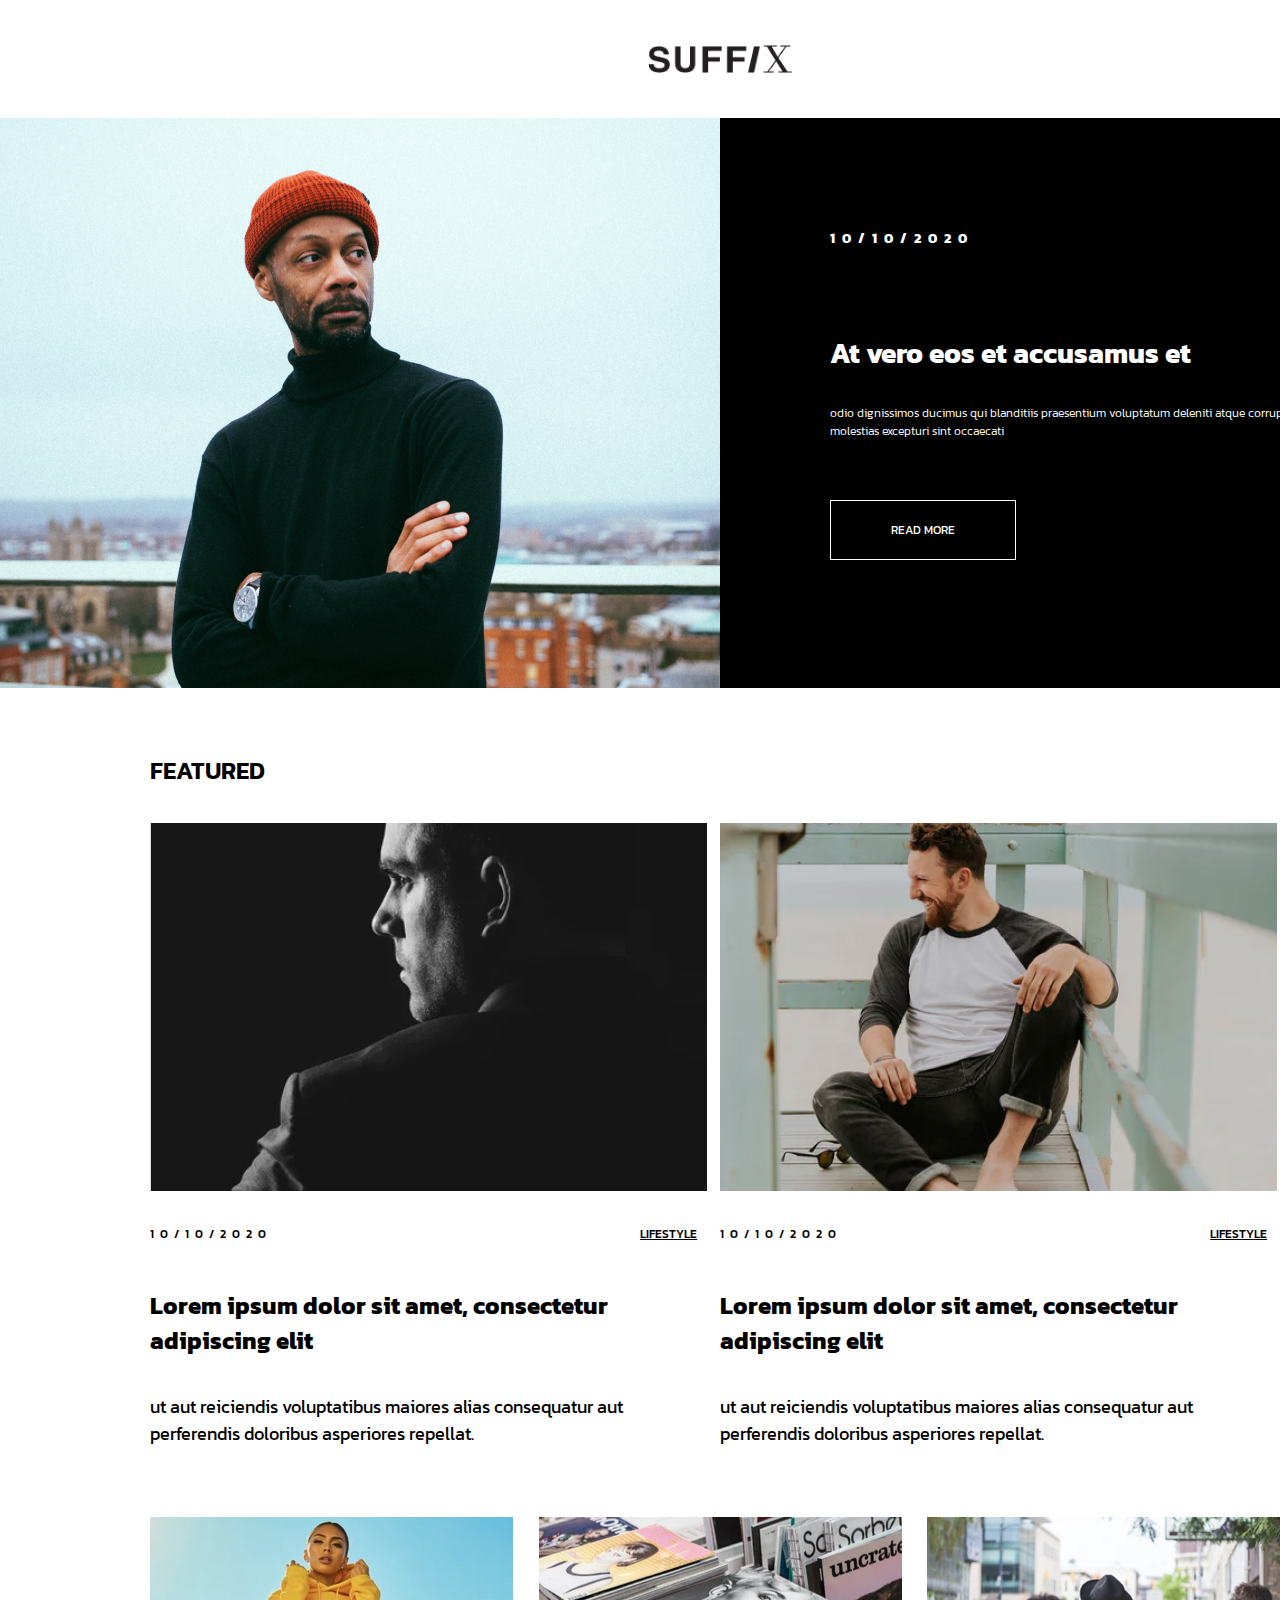
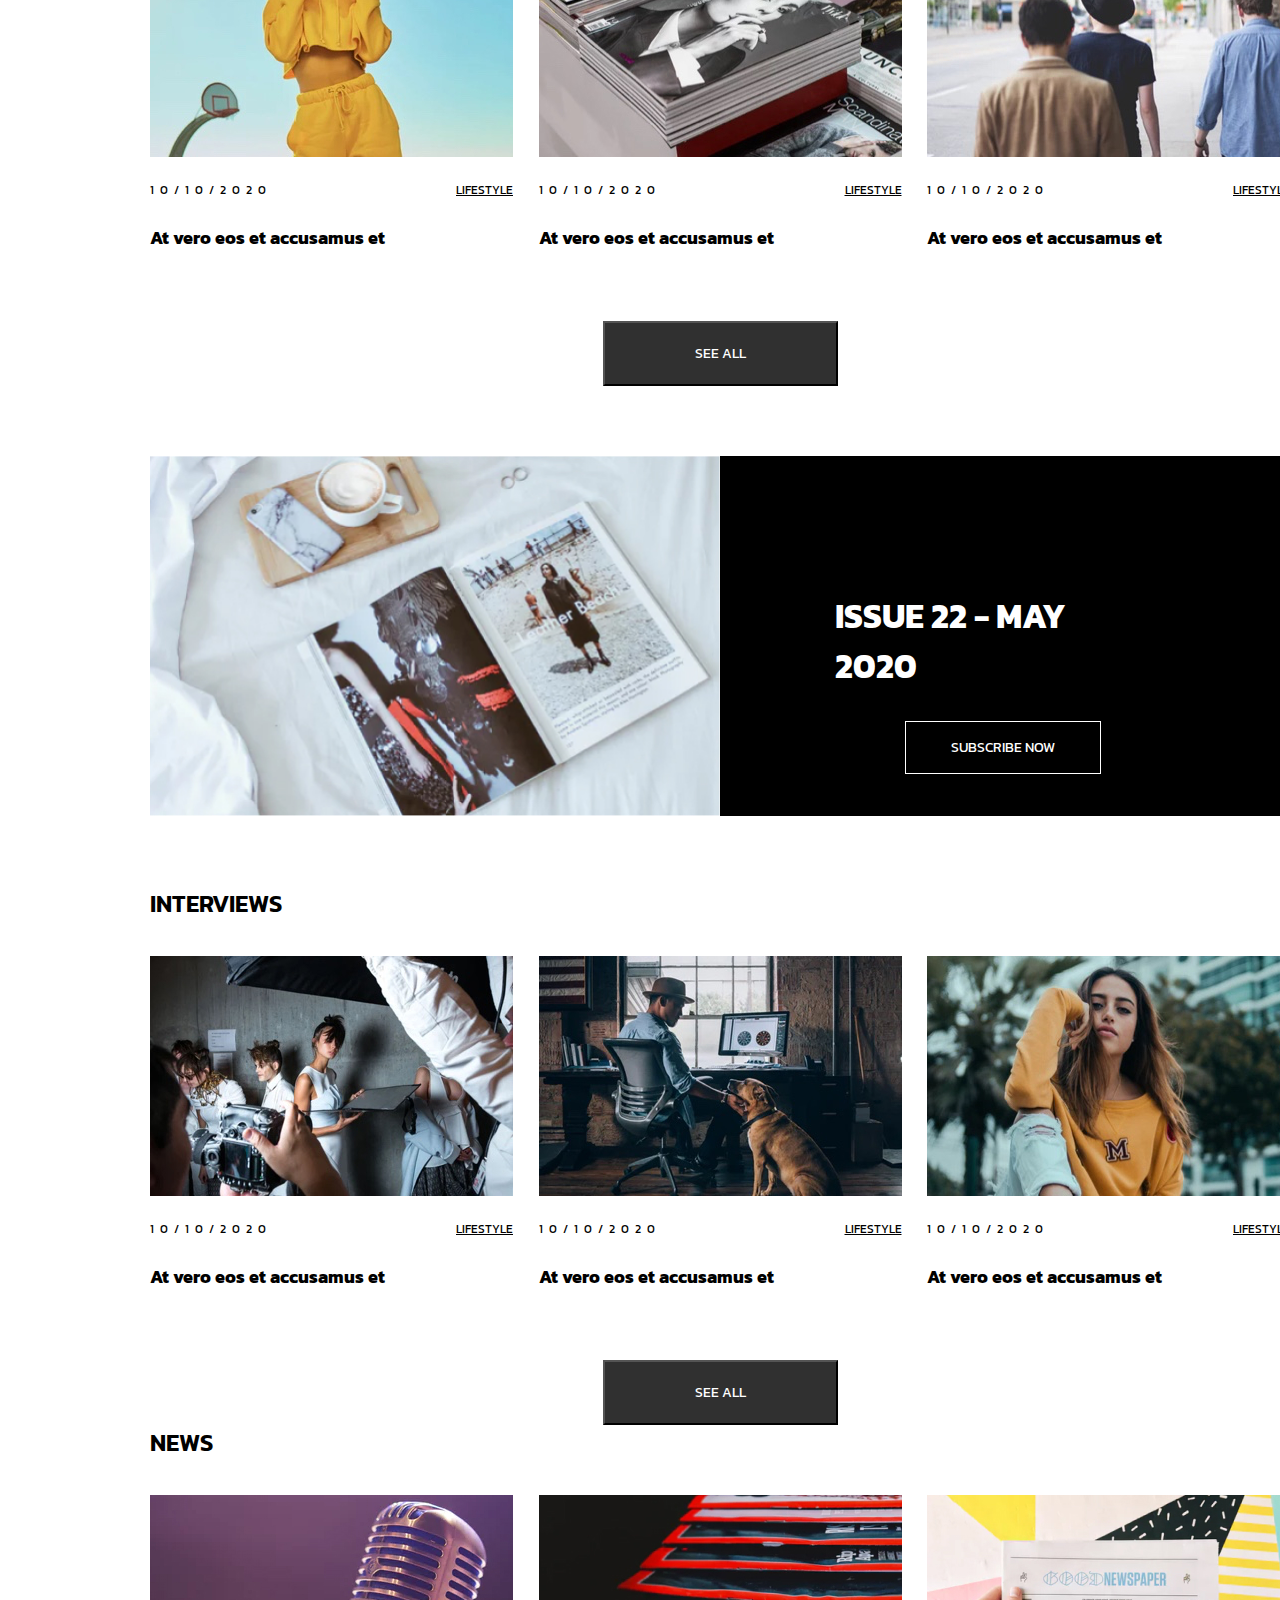
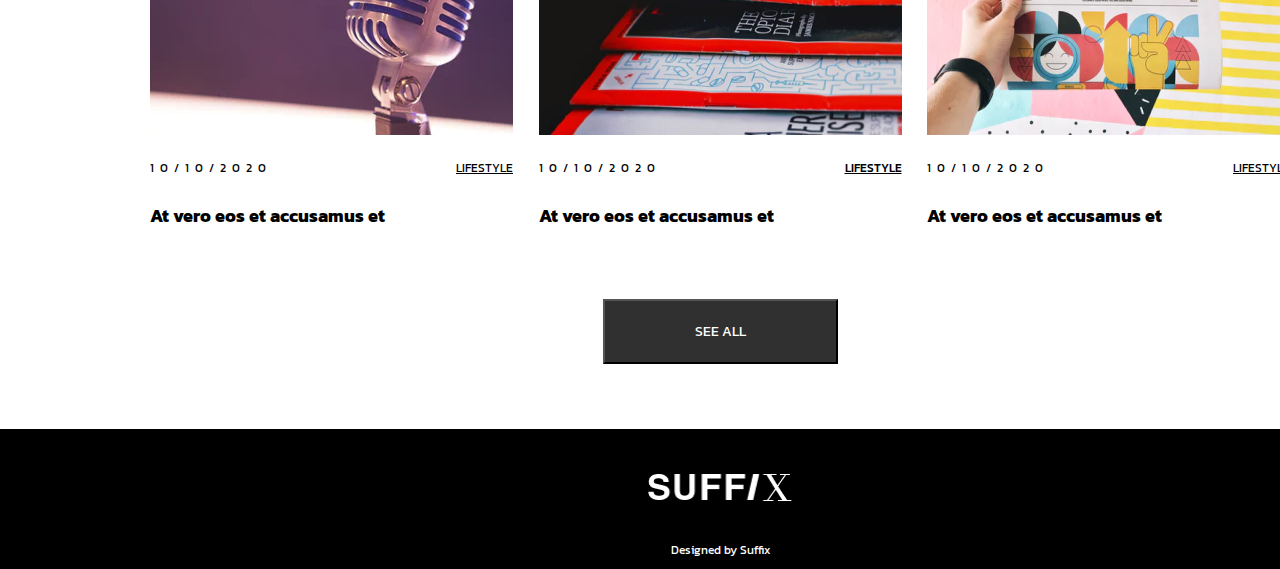
<file: 2_MaketFIGMA/index.html>
<!DOCTYPE html>
<html>
  <head>
    <meta charset="UTF-8" />
    <meta name="viewport" content="width=device-width, initial-scale=1.0" />
    <title>Maket</title>
    <link
      rel="stylesheet"
      href="https://unicons.iconscout.com/release/v3.0.6/css/line.css"
    />
    <link rel="preconnect" href="https://fonts.gstatic.com" />
    <link
      href="https://fonts.googleapis.com/css2?family=Kanit:wght@200&display=swap"
      rel="stylesheet"
    />
    <link rel="stylesheet" type="text/css" href="css/style.css" />
    <link rel="stylesheet" type="text/css" href="css/style_media.css" />
  </head>

  <body>
    <div class="container">
      <header>
        <ul class="ul_li">
          <li><a href="#">Home</a></li>
          <li><a href="#">Preferences</a></li>
          <li><a href="#">Contacts</a></li>
          <li><a href="#">About</a></li>
          <li><a href="#">Out blog</a></li>
          <li><a href="#">Map</a></li>
          <li><a href="#">Career</a></li>
        </ul>
        <i class="uil uil-times icons"></i>
        <img src="image/logo.png" class="logo" />
      </header>

      <main>
        <div class="container_big_img_text">
          <img src="image/1_philip-martin.jpg" />
          <div class="container_text_do_big_img">
            <div class="container_big_img_text_date">
              <p class="p_date">10/10/2020</p>
              <p class="p_date_name">LIFESTYLE</p>
            </div>
            <h1 class="h1_white">At vero eos et accusamus et</h1>
            <p class="text_white">
              odio dignissimos ducimus qui blanditiis praesentium voluptatum
              deleniti atque corrupti quos dolores et quas molestias excepturi
              sint occaecati
            </p>
            <button class="button_container_big_img_text">READ MORE</button>
          </div>
        </div>

        <div class="small_contaiger">
          <div class="container_imgs">
            <h2>FEATURED</h2>
            <div class="container_2_imgs">
              <div class="container_2img">
                <img src="image/2_Screen Shot 2560-08-18 at 4.23.48 PM.jpg" />
                <div class="date">
                  <p class="p_date_black">10/10/2020</p>
                  <p class="p_date_name_black">LIFESTYLE</p>
                </div>
                <h1 class="h1_black">
                  Lorem ipsum dolor sit amet, consectetur adipiscing elit
                </h1>
                <p class="text_black">
                  ut aut reiciendis voluptatibus maiores alias consequatur aut
                  perferendis doloribus asperiores repellat.
                </p>
              </div>
              <div class="container_2img img_22">
                <img
                  src="image/3_biocarbon-drone.jpg.650x0_q70_crop-smart.jpg"
                />
                <div class="date">
                  <p class="p_date_black">10/10/2020</p>
                  <p class="p_date_name_black">LIFESTYLE</p>
                </div>
                <h1 class="h1_black">
                  Lorem ipsum dolor sit amet, consectetur adipiscing elit
                </h1>
                <p class="text_black">
                  ut aut reiciendis voluptatibus maiores alias consequatur aut
                  perferendis doloribus asperiores repellat.
                </p>
              </div>
            </div>

            <div class="container_small_imgs container_small_imgs1">
              <div class="container_3img">
                <img src="image/img-1.jpg" />
                <div class="date_small_imgs">
                  <p class="p_date_black_small_imgs">10/10/2020</p>
                  <p class="p_date_name_black_small_imgs">LIFESTYLE</p>
                </div>
                <h1 class="h1_black_small">At vero eos et accusamus et</h1>
              </div>
              <div class="container_3img">
                <img src="image/img-2.jpg" />
                <div class="date_small_imgs">
                  <p class="p_date_black_small_imgs">10/10/2020</p>
                  <p class="p_date_name_black_small_imgs">LIFESTYLE</p>
                </div>
                <h1 class="h1_black_small">At vero eos et accusamus et</h1>
              </div>
              <div class="container_3img">
                <img src="image/img-3.jpg" />
                <div class="date_small_imgs">
                  <p class="p_date_black_small_imgs">10/10/2020</p>
                  <p class="p_date_name_black_small_imgs">LIFESTYLE</p>
                </div>
                <h1 class="h1_black_small">At vero eos et accusamus et</h1>
              </div>
            </div>
            <button class="button_see_all">SEE ALL</button>

            <div class="container_2img_next">
              <img src="image/4_photo-1520781359717-3eb98461c9fe.jpg" />
              <div class="container_text_do_big_img_next">
                <p class="p_big_white">ISSUE 22 - MAY 2020</p>
                <div class="button_next">
                  <button class="button_container_big_img_next">
                    SUBSCRIBE NOW
                  </button>
                </div>
              </div>
            </div>

            <h2>INTERVIEWS</h2>
            <div class="container_small_imgs">
              <div class="container_3img">
                <img src="image/img-5.jpg" />
                <div class="date_small_imgs">
                  <p class="p_date_black_small_imgs">10/10/2020</p>
                  <p class="p_date_name_black_small_imgs">LIFESTYLE</p>
                </div>
                <h1 class="h1_black_small">At vero eos et accusamus et</h1>
              </div>
              <div class="container_3img">
                <img src="image/img-6.jpg" />
                <div class="date_small_imgs">
                  <p class="p_date_black_small_imgs">10/10/2020</p>
                  <p class="p_date_name_black_small_imgs">LIFESTYLE</p>
                </div>
                <h1 class="h1_black_small">At vero eos et accusamus et</h1>
              </div>
              <div class="container_3img">
                <img src="image/img-7.jpg" />
                <div class="date_small_imgs">
                  <p class="p_date_black_small_imgs">10/10/2020</p>
                  <p class="p_date_name_black_small_imgs">LIFESTYLE</p>
                </div>
                <h1 class="h1_black_small">At vero eos et accusamus et</h1>
              </div>
            </div>
            <button class="button_see_all">SEE ALL</button>

            <h2>NEWS</h2>
            <div class="container_small_imgs">
              <div class="container_3img">
                <img src="image/img-8.jpg" />
                <div class="date_small_imgs">
                  <p class="p_date_black_small_imgs">10/10/2020</p>
                  <p class="p_date_name_black_small_imgs">LIFESTYLE</p>
                </div>
                <h1 class="h1_black_small">At vero eos et accusamus et</h1>
              </div>
              <div class="container_3img">
                <img src="image/img-9.jpg" />
                <div class="date_small_imgs">
                  <p class="p_date_black_small_imgs">10/10/2020</p>
                  <p class="p_date_name_black">LIFESTYLE</p>
                </div>
                <h1 class="h1_black_small">At vero eos et accusamus et</h1>
              </div>
              <div class="container_3img">
                <img src="image/img-10.jpg" />
                <div class="date_small_imgs">
                  <p class="p_date_black_small_imgs">10/10/2020</p>
                  <p class="p_date_name_black_small_imgs">LIFESTYLE</p>
                </div>
                <h1 class="h1_black_small">At vero eos et accusamus et</h1>
              </div>
            </div>
            <button class="button_see_all">SEE ALL</button>
          </div>
        </div>
      </main>
      <footer>
        <img src="image/logo_footer.png" class="logo_footer" />
        <p class="avtor">Designed by Suffix</p>
      </footer>
    </div>
  </body>
</html>
</file>
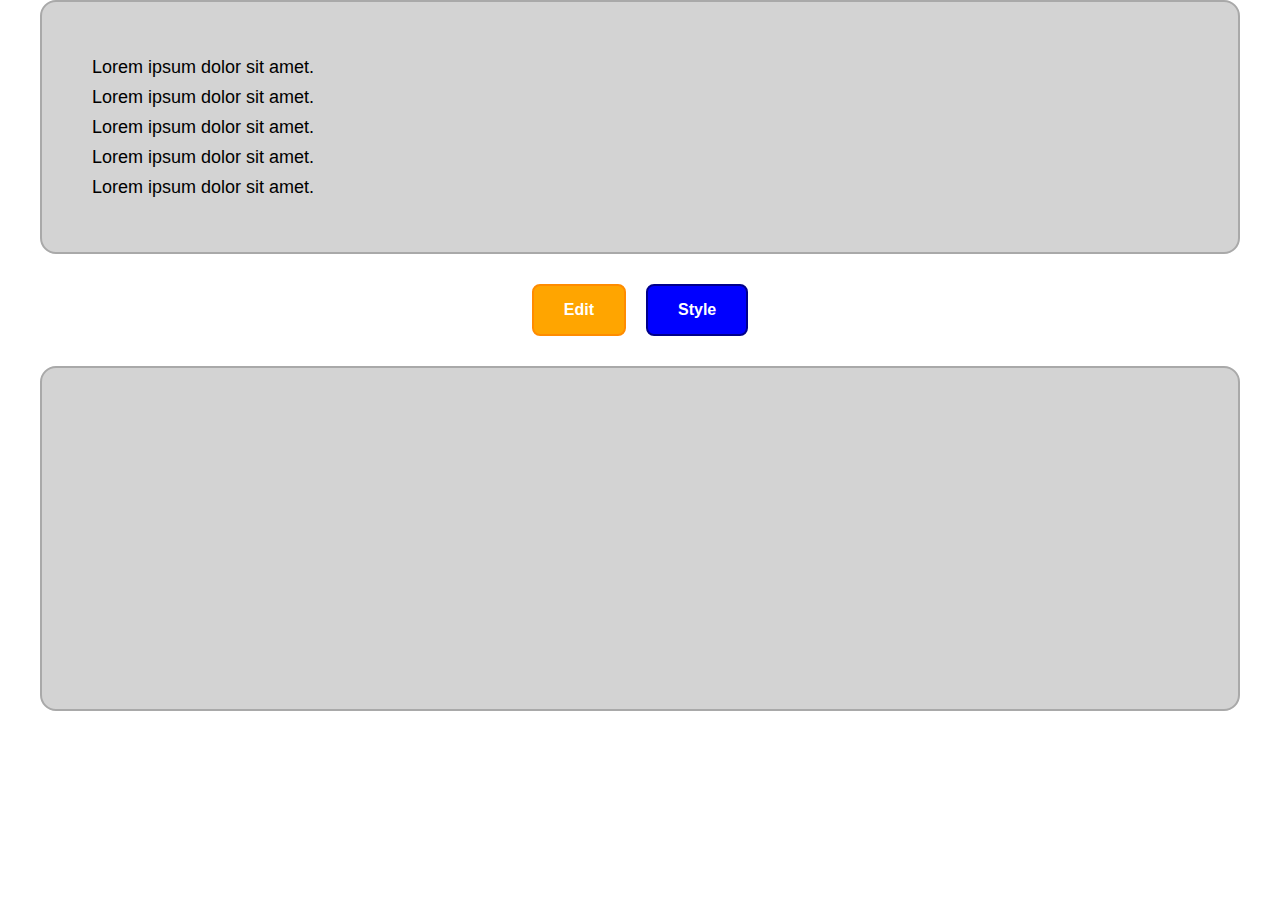
<file: 3_EditText/index.html>
<!DOCTYPE html>
<html lang="en">
  <head>
    <meta charset="UTF-8" />
    <meta http-equiv="X-UA-Compatible" content="IE=edge" />
    <meta name="viewport" content="width=device-width, initial-scale=1.0" />
    <title>Document</title>
    <link rel="stylesheet" type="text/css" href="css/style.css" />
    <link rel="preconnect" href="https://fonts.gstatic.com" />
    <link
      href="https://fonts.googleapis.com/css2?family=Metal+Mania&display=swap"
      rel="stylesheet"
    />
  </head>

  <body id="body">
    <div class="first" id="text1">
      <p>Lorem ipsum dolor sit amet.</p>
      <p>Lorem ipsum dolor sit amet.</p>
      <p>Lorem ipsum dolor sit amet.</p>
      <p>Lorem ipsum dolor sit amet.</p>
      <p>Lorem ipsum dolor sit amet.</p>
    </div>
    <div class="first" id="divForAdd">
      <h1>Choose what you want:</h1>
      <label class="font_size" id="font_size_lable_table">
        <input type="radio" name="answer" id="add_table" />
        table
      </label>
      <label class="font_size" id="font_size_lable_list">
        <input type="radio" name="answer" id="add_list" />
        list
      </label>
      <div id="clickOnAdd_table">
        <div class="input_answer_on_table">
          <label class="label_table"
            >Count TR:<input
              type="text"
              placeholder="Count TR:"
              id="countTR"
              class="label_table_input"
              value=""
          /></label>
        </div>
        <div class="input_answer_on_table">
          <label class="label_table"
            >Count TD:<input
              type="text"
              placeholder="Count TD:"
              id="countTD"
              class="label_table_input"
              value=""
          /></label>
        </div>
        <h2>Add style to your table:</h2>
        <div class="input_answer_on_table">
          <label class="label_table"
            >Width of TR:<input
              type="text"
              placeholder="Width of TR: 200px"
              id="widthOfTR"
              class="label_table_input"
              value=""
          /></label>
        </div>
        <div class="input_answer_on_table">
          <label class="label_table"
            >Height of TD:<input
              type="text"
              placeholder="Height of TD: 200px"
              id="heightOfTD"
              class="label_table_input"
              value=""
          /></label>
        </div>
        <div>
          <div class="input_answer_on_table_footer">
            <label class="label_table"
              >Width of border:<input
                type="text"
                placeholder="Width: 2px"
                id="WidthBorder"
                class="label_table_input_footer"
                value=""
            /></label>
            <label class="label_table">Type of border:</label>
            <select class="label_table_select_footer" id="borderStyle">
              <option id="borderSolid" value="solid">solid</option>
              <option id="borderNone" value="none">none</option>
              <option id="borderDotted" value="dotted">dotted</option>
            </select>
            <label class="label_table">Color of border:</label>
            <select class="label_table_select_footer" id="borderColor">
              <option id="boderBlack" value="black">black</option>
              <option id="borderGray" value="gray">gray</option>
              <option id="borderWhite" value="red">red</option>
            </select>
          </div>
        </div>
        <button id="buttonCreateTable">Create table</button>
      </div>

      <div id="clickOnAdd_list">
        <label class="label_table"
          >Count li:<input
            type="text"
            placeholder="Count Li:"
            id="countLi"
            class="label_table_input"
            value=""
        /></label>
        <div class="label_li_select">
          <label class="label_li_select_">Type of marks:</label>
          <select id="marks">
            <option value="circle">circle</option>
            <option value="disc">disc</option>
            <option value="square">square</option>
          </select>
        </div>
        <button id="buttonCreateList">Create list</button>
      </div>
    </div>
    <div class="second" id="second">
      <button id="buttonEdit">Edit</button>
      <button id="buttonStyle">Style</button>
    </div>
    <div class="third" id="third">
      <textarea id="text"></textarea>
      <div id="buttonAddSave">
        <button id="buttonAdd">Add</button>
        <button id="buttonSave">Save</button>
      </div>

      <form id="forma">
        <h6>Font Size:</h6>
        <label class="font_size">
          <input type="radio" name="answer" value="12" id="value12" />
          12px</label
        >
        <label class="font_size">
          <input type="radio" name="answer" value="14" id="value14" />
          14px</label
        >
        <label class="font_size">
          <input type="radio" name="answer" value="16" id="value16" />
          16px</label
        >
        <label class="font_size">
          <input type="radio" name="answer" value="18" id="value18" />
          18px</label
        >
        <label class="font_size">
          <input type="radio" name="answer" value="20" id="value20" />
          20px</label
        >
        <h6>Font Family:</h6>
        <select>
          <option id="classic">Classic</option>
          <option id="cursive">Cursive</option>
          <option id="fantasy">Fantasy</option>
          <option id="monospace">Monospace</option>
          <option id="sans-serif">Sans-serif</option>
        </select>
        <h6>Colors:</h6>
        <input type="button" id="colorOfText" value="Color of Text" />
        <input type="button" id="backgroundColor" value="Background color" />

        <div id="div_9color">
          <div class="div_1">
            <div class="div" id="color1"></div>
            <div class="div" id="color2"></div>
            <div class="div" id="color3"></div>
          </div>
          <div class="div_2">
            <div class="div" id="color4"></div>
            <div class="div" id="color5"></div>
            <div class="div" id="color6"></div>
          </div>
          <div class="div_3">
            <div class="div" id="color7"></div>
            <div class="div" id="color8"></div>
            <div class="div" id="color9"></div>
          </div>
        </div>

        <div id="div_9backgroundColor">
          <div class="div_1">
            <div class="div1" id="color11"></div>
            <div class="div1" id="color12"></div>
            <div class="div1" id="color13"></div>
          </div>
          <div class="div_2">
            <div class="div1" id="color14"></div>
            <div class="div1" id="color15"></div>
            <div class="div1" id="color16"></div>
          </div>
          <div class="div_3">
            <div class="div1" id="color17"></div>
            <div class="div1" id="color18"></div>
            <div class="div1" id="color19"></div>
          </div>
        </div>
        <h6>Style:</h6>
        <label class="font_style">
          <input type="checkbox" id="checBold" />Bold text</label
        >
        <label class="font_style">
          <input type="checkbox" id="checCurs" />Cursive text</label
        >
      </form>
    </div>
    <script src="./js/index.js"></script>
  </body>
</html>
</file>
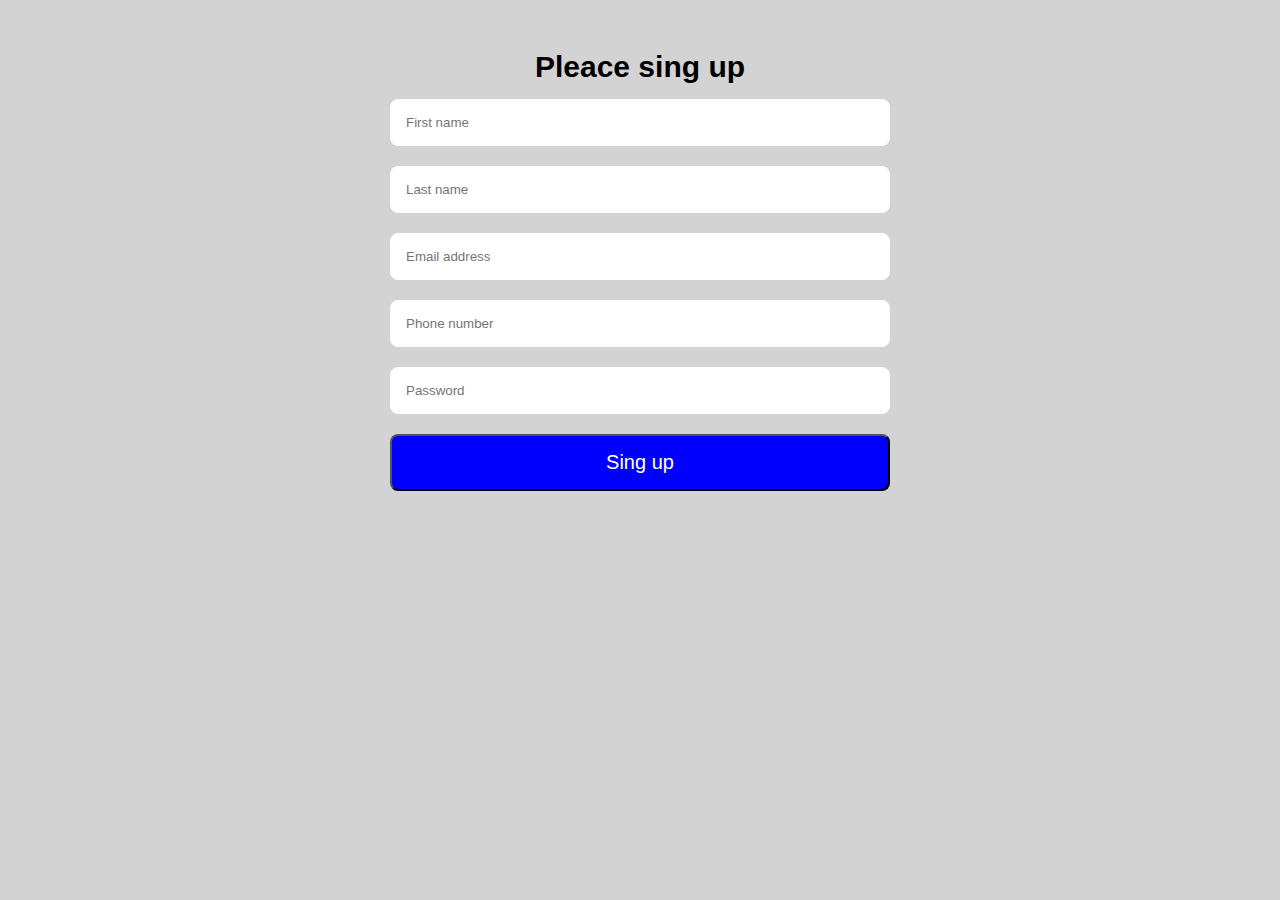
<file: 4_ValidForm/index.html>
<!DOCTYPE html>
<html lang="en">
  <head>
    <meta charset="UTF-8" />
    <meta http-equiv="X-UA-Compatible" content="IE=edge" />
    <meta name="viewport" content="width=device-width, initial-scale=1.0" />
    <title>Document</title>
    <script
      src="https://code.jquery.com/jquery-3.6.0.min.js"
      integrity="sha256-/xUj+3OJU5yExlq6GSYGSHk7tPXikynS7ogEvDej/m4="
      crossorigin="anonymous"
    ></script>
    <link rel="stylesheet" type="text/css" href="./css/style.css" />
  </head>
  <body>
    <div>
      <h1>Pleace sing up</h1>
      <input type="text" placeholder="First name" id="firstName" />
      <input type="text" placeholder="Last name" id="lastName" />
      <input type="text" placeholder="Email address" id="email" />
      <input type="tel" placeholder="Phone number" id="phone" />
      <input type="password" placeholder="Password" id="password" />
      <button id="button">Sing up</button>
    </div>
    <script src="./js/index.js"></script>
  </body>
</html>
</file>
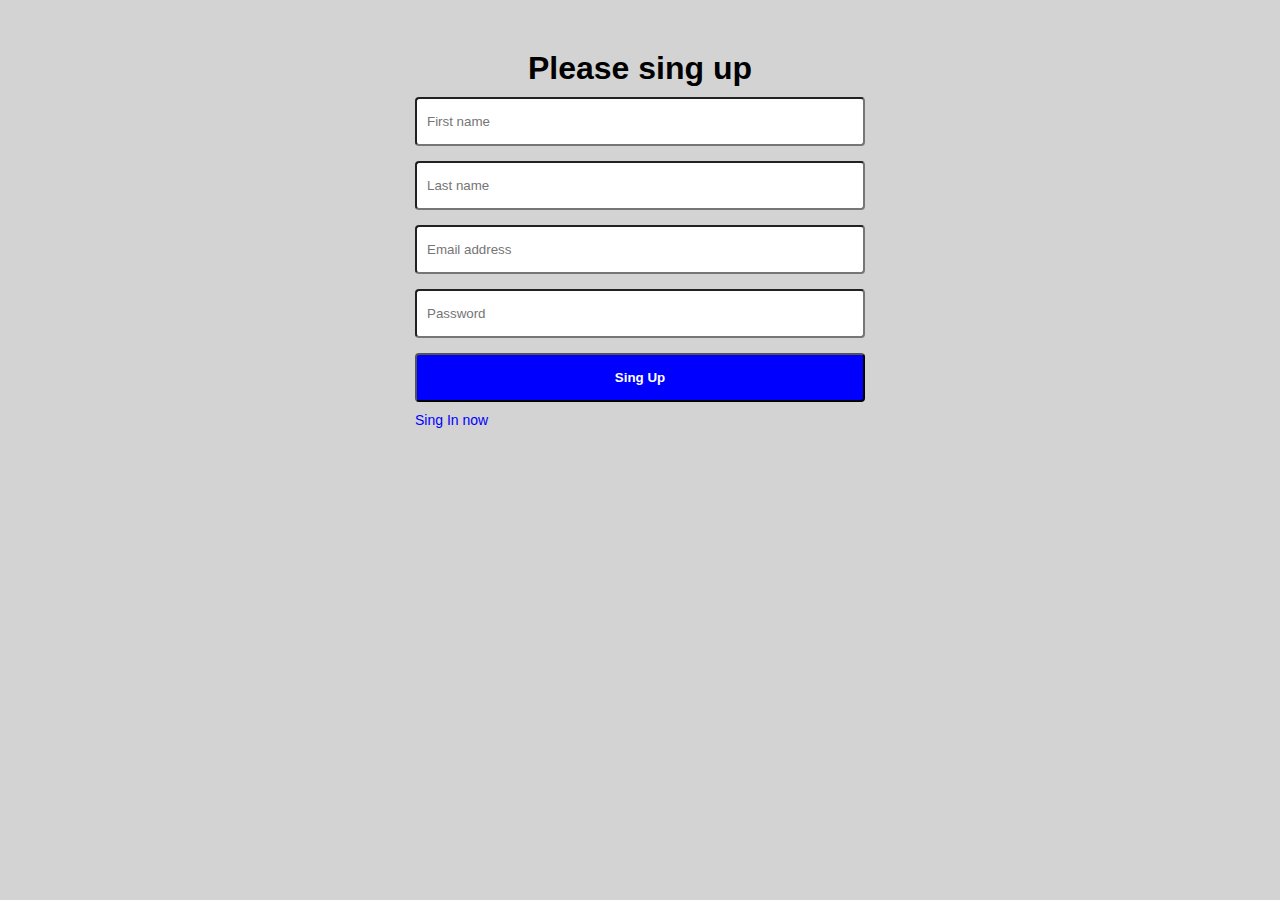
<file: 6_ValidForm/index.html>
<!DOCTYPE html>
<html lang="en">
  <head>
    <meta charset="UTF-8" />
    <meta http-equiv="X-UA-Compatible" content="IE=edge" />
    <meta name="viewport" content="width=device-width, initial-scale=1.0" />
    <title>Document</title>
    <script
      src="https://code.jquery.com/jquery-3.6.0.min.js"
      integrity="sha256-/xUj+3OJU5yExlq6GSYGSHk7tPXikynS7ogEvDej/m4="
      crossorigin="anonymous"
    ></script>
    <link type="text/css" rel="stylesheet" href="./css/style.css" />
  </head>
  <body>
    <div id="box">
      <h1>Please sing up</h1>
      <div id="forma">
        <input id="firstName" type="text" value="" placeholder="First name" />
        <p id="notValueFirstName">Value is empty</p>
        <input id="lastName" type="text" value="" placeholder="Last name" />
        <p id="notValueLastName">Value is empty</p>
        <input id="email" type="text" value="" placeholder="Email address" />
        <p id="notValueEmail">Value is empty</p>
        <input id="password" type="password" value="" placeholder="Password" />
        <p id="notValuePassword">Value is empty</p>
        <button id="singUpInForma" onclick="ButtonSingUp()">Sing Up</button>
        <h4 id="singInnow" onclick="OvenFormaSing()">Sing In now</h4>
      </div>
      <div id="formaSing">
        <input
          id="emailSingUp"
          type="text"
          value=""
          placeholder="Email address"
        />
        <input
          id="passwordSingUp"
          type="password"
          value=""
          placeholder="Password"
        />
        <p id="text">Incorrect email or password</p>
        <button id="singUp" onclick="CheckValue()">Sing Up</button>
        <h4 id="singUpnow" onclick="OvenForma()">Sing Up now</h4>
      </div>
    </div>
    <div id="user">
      <img src="./img/user.jpg" />
      <h2 id="userH2"></h2>
      <h3 id="userEmal"></h3>
      <h2>Designer & Web Developing</h2>
      <hr />
      <button id="singUpInUser" onclick="ReturnPageForm()">Sing Up</button>
    </div>
    <script src="./js/index.js"></script>
  </body>
</html>
</file>
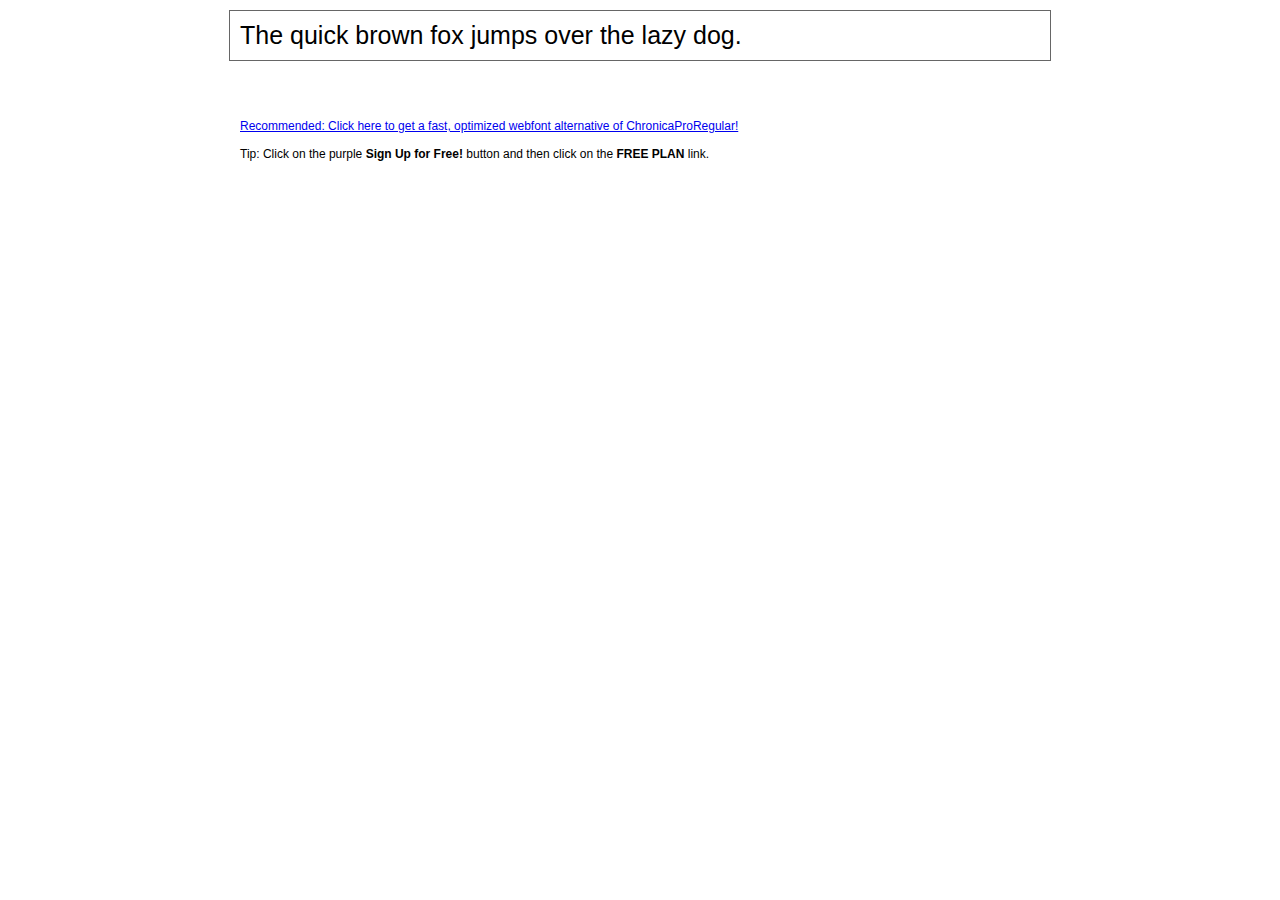
<file: 1_MaketFIGMA/fonts/demo_.html>
<!DOCTYPE html PUBLIC "-//W3C//DTD XHTML 1.0 Transitional//EN" "http://www.w3.org/TR/xhtml1/DTD/xhtml1-transitional.dtd">
<html xmlns="http://www.w3.org/1999/xhtml">
<head>
	<meta http-equiv="Content-Type" content="text/html; charset=utf-8" />
	<title>@font-face Demo</title>
	<link rel="stylesheet" href="fonts.css" type="text/css" charset="utf-8" />
	<style type="text/css">
	body {
		background-color:white;
		font-family:Verdana,Tahoma,Arial,Sans-Serif;
		color:black;
		font-size:12px;
	}

	.demo
	{
		font-family:'Conv_ChronicaPro-Regular',Sans-Serif;
		width:800px;
		margin:10px auto;
		text-align:left;
		border:1px solid #666;
		padding:10px;
	}

	.hint
	{
		font-family:'Conv_Sansus Webissimo-Regular',Sans-Serif;
		width:800px;
		margin:10px auto;
		text-align:left;
		border:1px;
		padding:10px;
	}

	</style>
</head>
<body>
	<div class="demo" style="font-size:25px">
		The quick brown fox jumps over the lazy dog.
	</div>

	<br>
	<br>
	<div class="hint">
		<a href="http://www.font2web.com/searchfreewebfont.php?ChronicaProRegular">Recommended: Click here to get a fast, optimized webfont alternative of ChronicaProRegular!</a><br><br>
		Tip: Click on the purple <strong>Sign Up for Free!</strong> button and then click on the <strong>FREE PLAN</strong> link.
	</div>

</body>
</html>
</file>
<file: 2_MaketFIGMA/css/style.css>
/* font-family: 'Kanit', sans-serif; */
* {
  margin: 0;
  padding: 0;
  box-sizing: border-box;
  /* border: 1px solid red; */
}
.container {
  width: 1440px;
  margin: 0px auto;
}
.header {
  color: white;
  position: relative;
}
.logo {
  display: flex;
  width: 10%;
  margin: 45px auto;
}

/*ul_white*/
a {
  font-family: "Kanit", sans-serif;
  font-size: 16px;
  font-weight: 700;
  color: black;
}
li {
  list-style-type: none;
  padding-bottom: 15px;
  margin: auto 65px;
}
header > i {
  position: absolute;
  margin: 0px 0px 45px 45px;
  font-size: 30px;
}
header > ul {
  background-color: white;
  position: absolute;
  display: none;
  width: 344px;
  height: 359px;
  padding-top: 45px;
  margin: 35px 45px 45px 45px;
}

header:hover ul {
  display: block;
}

/*container*/
.h1_white,
.p_date,
.p_date_name,
.text_white {
  font-family: "Kanit", sans-serif;
  color: white;
}

.container_big_img_text > img {
  width: 50%;
}
.container_text_do_big_img {
  width: 50%;
}
.p_date {
  font-size: 14px;
  letter-spacing: 7px;
  font-weight: 700;
}
.p_date_name {
  font-size: 16px;
  font-weight: 700;
  text-decoration: underline;
}
.container_big_img_text_date {
  margin: 110px 80px 80px 110px;
  display: flex;
  justify-content: space-between;
}
.h1_white {
  font-size: 28px;
  font-weight: 700;
  margin-left: 110px;
  margin-bottom: 30px;
}
.text_white {
  font-size: 12px;
  font-weight: 300;
  margin-left: 110px;
  margin-bottom: 60px;
}
.button_container_big_img_text {
  padding: 20px 60px;
  border: 1px solid white;
  margin-left: 110px;
  font-family: "Kanit", sans-serif;
  color: white;
  font-size: 12px;
  font-style: 500;
  background-color: black;
}
.date {
  display: flex;
  justify-content: space-between;
}
.container_text_do_big_img {
  background-color: #000;
  width: 50%;
}
.container_big_img_text {
  display: flex;
  justify-content: space-between;
}

/*container_2img*/
.p_date_black,
.p_date_name_black,
.h1_black,
.text_black,
.h1_black_small,
h2 {
  font-family: "Kanit", sans-serif;
  color: black;
  font-weight: 500;
}
.date {
  margin-top: 30px;
  margin-bottom: 45px;
  width: 96%;
}
.p_date_black {
  font-size: 12px;
  letter-spacing: 6px;
}
.p_date_name_black {
  font-size: 12px;
  text-decoration: underline;
}
.h1_black {
  font-size: 24px;
  font-weight: 700;
  width: 96%;
  margin-bottom: 35px;
}
.text_black {
  width: 96%;
  font-size: 18px;
  font-weight: 400;
}
h2 {
  font-size: 18;
  font-weight: 600;
  margin-bottom: 35px;
}
.container_2_imgs {
  display: flex;
  justify-content: space-between;
  flex-shrink: 0;
  margin-bottom: 70px;
}

/*container_3img*/
.h1_black_small {
  font-size: 18px;
  font-weight: 700;
}
.date_small_imgs {
  display: flex;
  justify-content: space-between;
  width: 100%;
  margin-top: 20px;
  margin-bottom: 25px;
}
.p_date_black_small_imgs {
  font-family: "Kanit", sans-serif;
  font-size: 12px;
  letter-spacing: 6px;
}
.p_date_name_black_small_imgs {
  font-family: "Kanit", sans-serif;
  font-size: 12px;
  text-decoration: underline;
}
.container_small_imgs {
  display: flex;
  justify-content: space-between;
  margin-bottom: 70px;
}
/*button*/
.button_see_all {
  background-color: #303030;
  font-family: "Kanit", sans-serif;
  font-size: 14px;
  color: white;
  padding: 20px 90px;
  margin: 0px auto;
  display: flex;
  justify-content: center;
}

.container_2img_next > img {
  width: 50%;
}
.container_text_do_big_img_next {
  width: 50%;
  background-color: black;
}
.p_big_white {
  font-family: "Kanit", sans-serif;
  font-size: 34px;
  font-weight: 700;
  color: white;
  margin: 135px 140px 30px 115px;
}
.button_container_big_img_next {
  padding: 15px 45px;
  border: 1px solid white;
  font-family: "Kanit", sans-serif;
  color: white;
  font-size: 14px;
  font-style: 700;
  background-color: black;
  margin-left: 185px;
}
/* .button_next{
  margin: auto 0px;
} */
.container_2img_next {
  display: flex;
  justify-content: space-between;
  margin: 70px 0;
}

.icons > ul:hover {
  display: block;
  position: relative;
}
.small_contaiger {
  width: 1140px;
  margin: 65px auto;
}
.logo_footer {
  display: flex;
  width: 10%;
  margin: 0px auto;
}
.avtor {
  text-align: center;
  font-family: "Kanit", sans-serif;
  font-size: 12px;
  font-weight: 400;
  color: white;
  padding-top: 40px;
}
footer {
  height: 140px;
  padding-top: 45px;
  background-color: black;
}
ul {
  position: relative;
}
</file>
<file: 2_MaketFIGMA/css/style_media.css>
@media (max-width: 1200px) {
  .container {
    max-width: 970px;
    margin: 0px auto;
  }
  .small_contaiger {
    max-width: 775px;
    margin: 30px auto;
  }
  .container_2img > img {
    width: 97%;
  }
  .container_2img {
    width: 50%;
  }
  .container_3img > img {
    width: 100%;
  }
  .container_3img {
    width: 32%;
  }
  .button_see_all {
    padding: 20px 70px;
  }
  .container_small_imgs {
    margin-bottom: 50px;
  }
  .container_big_img_text_date {
    margin: 70px 70px 20px 80px;
  }
  .h1_white {
    margin-left: 80px;
    font-size: 24px;
  }
  .text_white {
    margin: 0px 70px 20px 80px;
  }
  .button_container_big_img_text {
    padding: 20px 45px;
    margin-left: 80px;
  }
  h2 {
    margin-bottom: 20px;
  }
  .p_big_white {
    font-size: 28px;
    margin: 80px 70px 30px 60px;
  }
  .button_container_big_img_next {
    padding: 10px 35px;
    margin-left: 105px;
  }
  ul {
    max-width: 270px;
    max-height: 285px;
    padding-top: 0px;
    margin: 15px 45px 15px 45px;
  }
  .ul_li {
    padding-top: 0px;
  }
  li {
    padding-bottom: 15px;
    margin: auto 65px;
    padding-top: 0px;
  }
}

@media (max-width: 992px) {
  .container {
    max-width: 750px;
    margin: 0px auto;
  }
  .small_contaiger {
    max-width: 530px;
    margin: 15px auto;
  }
  h2 {
    margin-bottom: 15px;
    font-size: 16px;
  }
  .date {
    margin: 20px 0px 20px 0px;
  }
  .p_date_black {
    letter-spacing: 3px;
  }
  .text_black {
    width: 95%;
    font-size: 16px;
  }
  .h1_black {
    font-size: 18px;
    margin-bottom: 20px;
  }
  .container_2img > img {
    width: 96%;
  }
  .container_2img {
    width: 49%;
  }
  .container_2_imgs {
    margin-bottom: 45px;
  }
  .p_date_black_small_imgs {
    letter-spacing: 3px;
  }
  .h1_black_small {
    font-size: 16px;
  }
  .date_small_imgs {
    margin-top: 0px;
    margin-bottom: 10px;
  }
  .button_see_all {
    padding: 15px 45px;
  }
  .container_small_imgs {
    margin-bottom: 30px;
  }
  .p_big_white {
    font-size: 20px;
    margin: 50px 40px 20px 40px;
  }
  .button_container_big_img_next {
    padding: 10px 20px;
    margin-left: 60px;
  }
  .container_2img_next {
    margin: 40px 0px;
  }
  .container_big_img_text_date {
    margin: 30px 30px 20px 40px;
  }
  .p_date_black_small_imgs {
    letter-spacing: 3px;
  }
  .h1_white {
    margin-left: 40px;
    font-size: 20px;
  }
  .text_white {
    margin: 0px 30px 20px 40px;
  }
  .button_container_big_img_text {
    padding: 15px 25px;
    margin-left: 40px;
  }
  footer {
    height: 90px;
    padding-top: 25px;
  }
  .avtor {
    padding-top: 15px;
  }

  @media (max-width: 768px) {
    .container {
      max-width: 600px;
      margin: 0px auto;
    }
    .small_contaiger {
      max-width: 420px;
      margin: 15px auto;
    }
    .container_big_img_text {
      display: block;
    }
    .container_big_img_text > img {
      width: 100%;
    }
    .container_text_do_big_img {
      display: block;
      width: 100%;
      height: 280px;
    }
    .container_big_img_text_date {
      margin: 0px 30px 20px 40px;
      padding-top: 30px;
    }
    .button_container_big_img_text {
      padding: 15px 35px;
      margin-left: 40px;
    }
    .container_2_imgs {
      display: block;
      margin-bottom: 30px;
    }
    .container_2img {
      width: 100%;
    }
    .container_2img > img {
      width: 100%;
    }
    .h1_black {
      font-size: 20px;
      margin-bottom: 15px;
    }
    .text_black {
      font-size: 18px;
    }
    .date {
      margin: 20px 0px;
      width: 100%;
    }
    .img_22 {
      margin-top: 40px;
    }
    h2 {
      margin: 25px 0px;
      font-size: 18px;
    }
    .container_small_imgs {
      display: block;
    }
    .container_3img {
      display: block;
      width: 100%;
    }
    .container_3img > img {
      width: 100%;
    }
    .h1_black_small {
      margin-bottom: 40px;
    }
    .date_small_imgs {
      width: 100%;
      margin-top: 10px;
    }
    .button_see_all {
      padding: 15px 65px;
    }
    .container_small_imgs1 {
      margin: 50px 0px;
    }
    .container_2img_next {
      width: 100%;
      display: block;
    }
    .container_2img_next > img {
      width: 100%;
    }
    .container_text_do_big_img_next {
      display: block;
      width: 100%;
      height: 160px;
    }
    .p_big_white {
      font-size: 24px;
      padding-top: 20px;
      margin: 0px 100px;
    }
    .button_container_big_img_next {
      padding: 10px 40px;
      margin-left: 115px;
      margin-top: 20px;
    }
  }
}
</file>
<file: 3_EditText/css/style.css>
* {
  margin: 0px;
  padding: 0px;
  box-sizing: border-box;
}

body {
  width: 1200px;
  margin: 0px auto;
}

/* div */

.first,
.third {
  background-color: lightgray;
  border: 2px solid darkgray;
  border-radius: 16px;
  padding: 50px;
  height: auto;
  position: relative;
}

.third {
  height: 345px;
}

.second {
  margin: 30px auto;
  display: flex;
  justify-content: center;
}

textarea {
  width: 98%;
  margin: 20px auto;
  height: 150px;
  background-color: white;
  display: none;
  line-height: 20px;
}

p {
  font-size: 18px;
  line-height: 30px;
  font-family: Arial, Helvetica, sans-serif;
}

/* buttons */

#buttonEdit,
#buttonStyle,
#buttonAdd,
#buttonSave,
#buttonCreateTable,
#buttonCreateList {
  padding: 15px 30px;
  border-radius: 8px;
  font-size: 16px;
  color: white;
  font-weight: 700;
}

#buttonEdit {
  background-color: orange;
  border: 2px solid darkorange;
  margin-right: 20px;
}

#buttonStyle {
  background-color: blue;
  border: 2px solid darkblue;
}

#buttonAdd {
  background-color: red;
  border: 2px solid darkred;
  margin-right: 20px;
}

#buttonSave,
#buttonCreateTable,
#buttonCreateList {
  background-color: green;
  border: 2px solid darkgreen;
}

#buttonAddSave {
  display: none;
}

/* forma */

h6 {
  font-family: Arial, Helvetica, sans-serif;
  font-size: 16px;
  line-height: 30px;
  color: rgb(75, 75, 75);
}

.font_size,
#forma > label,
select,
#colorOfText,
#backgroundColor {
  margin-bottom: 15px;
}

.font_size,
.font_style {
  font-family: Arial, Helvetica, sans-serif;
  font-size: 14px;
  margin-right: 2px;
}

select {
  width: 270px;
  font-size: 14px;
  height: 30px;
}

#colorOfText,
#backgroundColor {
  padding: 10px 15px;
  border-radius: 8px;
  font-size: 14px;
  color: white;
  background-color: gray;
}

#colorOfText {
  margin-right: 10px;
}

#forma {
  display: none;
}

/* ColotOftext */

.div,
.div1 {
  border: 1px solid black;
  width: 75px;
  height: 75px;
}

.div_1,
.div_2,
.div_3 {
  display: flex;
}

#div_9color,
#div_9backgroundColor {
  position: absolute;
  bottom: 90px;
  left: 650px;
  width: 225px;
  display: none;
}

#color1,
#color11 {
  background-color: red;
}

#color2,
#color12 {
  background-color: yellow;
}

#color3,
#color13 {
  background-color: orange;
}

#color4,
#color14 {
  background-color: lightgreen;
}

#color5,
#color15 {
  background-color: yellowgreen;
}

#color6,
#color16 {
  background-color: green;
}

#color7,
#color17 {
  background-color: lightskyblue;
}

#color8,
#color18 {
  background-color: blue;
}

#color9,
#color19 {
  background-color: gray;
}

/* table */
h1,
h2 {
  font-family: Arial, Helvetica, sans-serif;
  font-weight: 500;
  margin-bottom: 20px;
}
#divForAdd {
  display: none;
}
#font_size_lable_table,
#font_size_lable_list {
  font-size: 16px;
}
.input_answer_on_table {
  margin-bottom: 25px;
}
.label_table {
  font-family: Arial, Helvetica, sans-serif;
  font-size: 16px;
  display: block;
}
.label_table_input {
  padding: 3px 15px;
  width: 80%;
  position: absolute;
  justify-content: center;
  right: 50px;
}
.input_answer_on_table_footer {
  display: flex;
  justify-content: space-between;
}
.label_table_select_footer {
  width: 200px;
}
.label_table_input_footer {
  padding: 3px 15px;
  width: 200px;
  margin-left: 26px;
}
#clickOnAdd_table {
  margin-top: 25px;
  display: none;
}
table {
  border: 1px solid black;
}
#clickOnAdd_list {
  margin: 20px 0px;
}
#buttonCreateList {
  display: block;
}

/* li */
.label_li_select {
  display: flex;
  justify-content: space-between;
}

.label_li_select_ {
  font-family: Arial, Helvetica, sans-serif;
  font-size: 16px;
  margin-top: 22px;
}

#marks {
  margin: 20px 0px;
  width: 87.3%;
}

#clickOnAdd_list {
  display: none;
}
</file>
<file: 4_ValidForm/css/style.css>
* {
  margin: 0px;
  padding: 0px;
  box-sizing: border-box;
}
body {
  background-color: lightgray;
}

div {
  width: 500px;
  margin: 50px auto;
}
h1 {
  font-size: 30px;
  margin-bottom: 15px;
}
input {
  display: block;
  width: 100%;
  margin-bottom: 20px;
  background-color: white;
  border: 1px solid white;
}
h1,
button {
  font-family: Arial, Helvetica, sans-serif;
  text-align: center;
}
input,
button {
  padding: 15px;
  border-radius: 8px;
}
button {
  width: 100%;
  background-color: blue;
  font-size: 20px;
  color: white;
}
</file>
<file: 6_ValidForm/css/style.css>
* {
  margin: 0px;
  padding: 0px;
  box-sizing: border-box;
}
body {
  background-color: lightgray;
}
#box,
#user {
  width: 450px;
  margin: 50px auto;
}
input,
button {
  background-color: white;
  border-radius: 4px;
  padding: 15px 10px;
  width: 100%;
  margin-bottom: 10px;
  margin-top: 5px;
}
h1,
h2,
h3,
h4,
input,
p,
button {
  font-family: Arial, "Helvetica Neue", Helvetica, sans-serif;
}
p {
  background-color: red;
  color: white;
  padding: 5px;
  /* display: inline; */
  display: none;
}
h1 {
  text-align: center;
  margin-bottom: 5px;
}
h4 {
  font-size: 14px;
  font-weight: 400;
  color: blue;
}
button {
  color: white;
  font-weight: 700;
}
#singUpInForma {
  background-color: blue;
}
#singUp,
#singUpInUser {
  background-color: green;
}
img {
  width: 100px;
  border-radius: 50%;
  display: flex;
  margin: 0px auto;
}
hr {
  width: 30%;
  margin: 10px auto;
}
#formaSing,
#user {
  display: none;
}
#user {
  background-color: white;
  border-radius: 8px;
  padding: 20px;
}
#userH2,
#userEmal,
h2 {
  color: darkgray;
  margin: 10px;
  text-align: center;
}
</file>
<file: 1_MaketFIGMA/fonts/fonts.css>
/** Generated by FG **/
@font-face {
	font-family: 'Conv_bahij-sultannahia';
	src: url('fonts/bahij-sultannahia.eot');
	src: local('☺'), url('fonts/bahij-sultannahia.woff') format('woff'), url('fonts/bahij-sultannahia.ttf') format('truetype'), url('fonts/bahij-sultannahia.svg') format('svg');
	font-weight: normal;
	font-style: normal;
}
</file>
